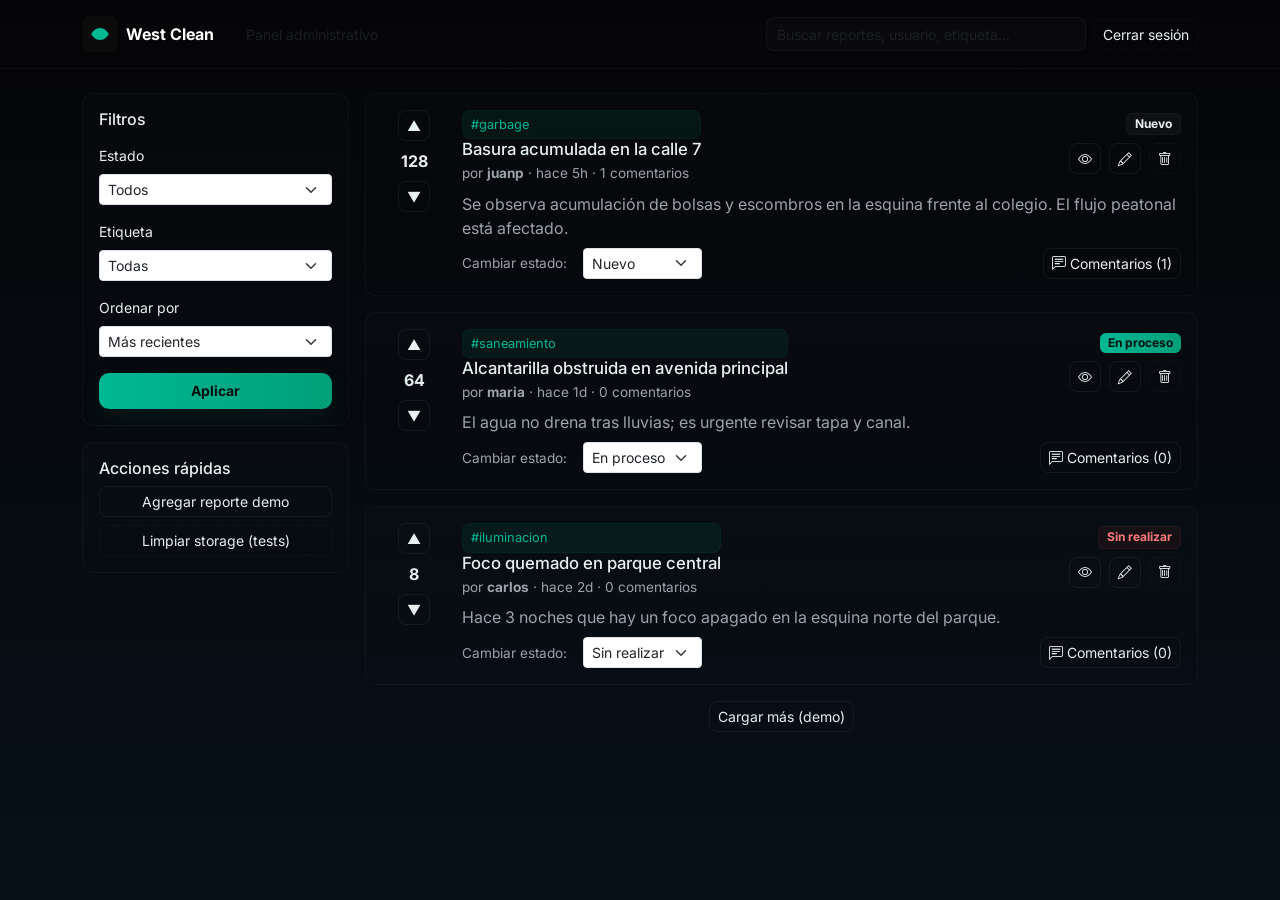
<file: frontend/pages/admin.html>
<!doctype html>
<html lang="es">
<head>
  <meta charset="utf-8" />
  <meta name="viewport" content="width=device-width,initial-scale=1" />
  <title>West Clean — Panel administrativo</title>

  <!-- Fuente -->
  <link href="https://fonts.googleapis.com/css2?family=Inter:wght@300;400;600;700;900&display=swap" rel="stylesheet">

  <!-- Bootstrap -->
  <link href="https://cdn.jsdelivr.net/npm/bootstrap@5.3.3/dist/css/bootstrap.min.css" rel="stylesheet">
  <link href="https://cdn.jsdelivr.net/npm/bootstrap-icons@1.11.3/font/bootstrap-icons.css" rel="stylesheet">

  <!-- Estilos -->
  <link rel="stylesheet" href="../css/admin.css">

  <meta name="theme-color" content="#0b0b0b">
</head>
<body class="wc-bg">

  <!-- Topbar -->
  <header class="wc-topbar py-3">
    <div class="container d-flex align-items-center justify-content-between">
      <div class="d-flex align-items-center gap-3">
        <a href="index.html" class="brand d-flex align-items-center gap-2">
          <svg width="36" height="36" viewBox="0 0 24 24" aria-hidden="true"><rect width="24" height="24" rx="5" fill="#0b0b0b"/><path d="M6 12c1.6-2 3-4 6-4s4.4 2 6 4c-1.6 2-3 4-6 4s-4.4-2-6-4z" fill="#00b894"/></svg>
          <strong class="text-white">West Clean</strong>
        </a>
        <div class="ms-3 text-muted small">Panel administrativo</div>
      </div>

      <div class="d-flex gap-2 align-items-center">
        <input id="adminSearch" class="form-control form-control-sm search-input" placeholder="Buscar reportes, usuario, etiqueta..." />
        <button id="logoutBtn" class="btn btn-sm btn-ghost-wc">Cerrar sesión</button>
      </div>
    </div>
  </header>

  <!-- Main -->
  <main class="container py-4">
    <div class="row g-3">

      <!-- Sidebar filters -->
      <aside class="col-12 col-lg-3">
        <div class="card wc-panel p-3">
          <h6 class="mb-3">Filtros</h6>

          <label class="form-label small">Estado</label>
          <select id="filterStatus" class="form-select form-select-sm mb-3">
            <option value="all">Todos</option>
            <option value="nuevo">Nuevo</option>
            <option value="en_proceso">En proceso</option>
            <option value="hecho">Hecho</option>
            <option value="sin_realizar">Sin realizar</option>
          </select>

          <label class="form-label small">Etiqueta</label>
          <select id="filterTag" class="form-select form-select-sm mb-3">
            <option value="all">Todas</option>
            <option value="garbage">#garbage</option>
            <option value="saneamiento">#saneamiento</option>
            <option value="mantenimiento">#mantenimiento</option>
            <option value="iluminacion">#iluminacion</option>
          </select>

          <label class="form-label small">Ordenar por</label>
          <select id="sortBy" class="form-select form-select-sm mb-3">
            <option value="recent">Más recientes</option>
            <option value="votes">Más votados</option>
            <option value="comments">Más comentados</option>
          </select>

          <div class="d-grid">
            <button id="applyFilters" class="btn btn-wc-primary btn-sm">Aplicar</button>
          </div>
        </div>

        <div class="mt-3 card wc-panel p-3">
          <h6 class="mb-2">Acciones rápidas</h6>
          <button id="createFake" class="btn btn-outline-wc btn-sm w-100 mb-2">Agregar reporte demo</button>
          <button id="clearAll" class="btn btn-ghost-wc btn-sm w-100">Limpiar storage (tests)</button>
        </div>
      </aside>

      <!-- Reports list -->
      <section class="col-12 col-lg-9">
        <div id="reportsWrap" class="d-grid gap-3"></div>

        <div class="text-center mt-3">
          <button id="loadMore" class="btn btn-outline-wc btn-sm">Cargar más (demo)</button>
        </div>
      </section>
    </div>
  </main>

  <!-- Edit / View Modal -->
  <div class="modal fade" id="reportModal" tabindex="-1" aria-hidden="true">
    <div class="modal-dialog modal-lg modal-dialog-centered modal-dialog-scrollable">
      <div class="modal-content bg-wc-panel border-0">
        <div class="modal-header">
          <h5 class="modal-title" id="modalTitle">Reporte</h5>
          <button type="button" class="btn-close btn-close-white" data-bs-dismiss="modal" aria-label="Cerrar"></button>
        </div>
        <div class="modal-body">
          <form id="editForm">
            <input type="hidden" id="editId" />
            <div class="mb-3">
              <label class="form-label">Título</label>
              <input id="editTitle" class="form-control form-control-wc" required />
            </div>
            <div class="mb-3">
              <label class="form-label">Descripción</label>
              <textarea id="editDesc" class="form-control form-control-wc" rows="4" required></textarea>
            </div>
            <div class="row g-2 mb-3">
              <div class="col">
                <label class="form-label">Etiqueta</label>
                <select id="editTag" class="form-select form-select-sm">
                  <option value="garbage">#garbage</option>
                  <option value="saneamiento">#saneamiento</option>
                  <option value="mantenimiento">#mantenimiento</option>
                  <option value="iluminacion">#iluminacion</option>
                </select>
              </div>
              <div class="col">
                <label class="form-label">Estado</label>
                <select id="editStatus" class="form-select form-select-sm">
                  <option value="nuevo">Nuevo</option>
                  <option value="en_proceso">En proceso</option>
                  <option value="hecho">Hecho</option>
                  <option value="sin_realizar">Sin realizar</option>
                </select>
              </div>
            </div>

            <div class="mb-3">
              <label class="form-label">Comentarios</label>
              <div id="commentsList" class="comments-list mb-2"></div>
              <div class="d-flex gap-2">
                <input id="newCommentInput" class="form-control form-control-sm" placeholder="Agregar comentario..." />
                <button id="addCommentBtn" class="btn btn-wc-primary btn-sm">Agregar</button>
              </div>
            </div>

            <div class="d-flex justify-content-end gap-2">
              <button type="button" class="btn btn-outline-wc" data-bs-dismiss="modal">Cerrar</button>
              <button type="submit" class="btn btn-wc-primary">Guardar cambios</button>
            </div>
          </form>
        </div>
      </div>
    </div>
  </div>

  <!-- Delete confirmation -->
  <div class="modal fade" id="confirmDeleteModal" tabindex="-1" aria-hidden="true">
    <div class="modal-dialog modal-sm modal-dialog-centered">
      <div class="modal-content bg-wc-panel border-0 p-3 text-center">
        <h6 class="mb-3">Eliminar reporte</h6>
        <p class="text-muted small mb-3">¿Estás seguro? Esta acción no se puede deshacer (en demo solo borra local).</p>
        <div class="d-flex gap-2 justify-content-center">
          <button id="cancelDelete" class="btn btn-outline-wc btn-sm" data-bs-dismiss="modal">Cancelar</button>
          <button id="confirmDelete" class="btn btn-wc-primary btn-sm">Eliminar</button>
        </div>
      </div>
    </div>
  </div>

  <!-- Bootstrap + script -->
  <script src="https://cdn.jsdelivr.net/npm/bootstrap@5.3.3/dist/js/bootstrap.bundle.min.js"></script>
  <script src="../js/admin.js" defer></script>
</body>
</html>
</file>
<file: frontend/css/admin.css>
/* admin.css - West Clean admin panel */

:root{
  --wc-green: #00b894;
  --wc-green-600: #009f78;
  --wc-dark: #0b0b0b;
  --wc-surface: #0f1726;
  --wc-muted: #9aa4aa;
  --wc-text: #e6f0ef;
}

/* Page background & tokens */
.wc-bg { background: linear-gradient(180deg,#050507,#071018); min-height:100vh; color:var(--wc-text); font-family: "Inter", system-ui, -apple-system, "Segoe UI", Roboto, "Helvetica Neue", Arial; }
.wc-topbar{ border-bottom:1px solid rgba(255,255,255,0.03); background:transparent; }
.brand { text-decoration:none; color:inherit; }

/* Panels */
.wc-panel { background: linear-gradient(180deg, rgba(255,255,255,0.01), rgba(255,255,255,0.005)); border-radius:12px; border:1px solid rgba(255,255,255,0.03); color:var(--wc-text); }
.form-control-wc { background: rgba(255,255,255,0.02); border:1px solid rgba(255,255,255,0.04); color:var(--wc-text); border-radius:10px; padding:.5rem .75rem; }
.form-control-wc::placeholder { color: rgba(255,255,255,0.35); }

/* Buttons */
.btn-wc-primary{ background: linear-gradient(90deg,var(--wc-green),var(--wc-green-600)); color:#071011; border:none; font-weight:700; border-radius:10px; padding:.45rem .75rem; box-shadow:0 8px 24px rgba(0,185,140,0.08); }
.btn-outline-wc { color:var(--wc-text); border:1px solid rgba(255,255,255,0.06); background:transparent; border-radius:8px; }
.btn-ghost-wc { background:transparent; border:1px dashed rgba(255,255,255,0.04); color:var(--wc-text); border-radius:8px; }

/* Search */
.search-input { width:320px; max-width:40vw; background: rgba(255,255,255,0.02); border:1px solid rgba(255,255,255,0.04); color:var(--wc-text); border-radius:8px; padding:.35rem .6rem; }

/* Report cards */
.report-card { display:flex; gap:1rem; align-items:flex-start; padding:1rem; border-radius:10px; border:1px solid rgba(255,255,255,0.03); background: linear-gradient(180deg, rgba(255,255,255,0.01), transparent); }
.report-meta { min-width:64px; display:flex; flex-direction:column; align-items:center; gap:.5rem; }
.vote { font-weight:700; color:var(--wc-text); }
.post-main { flex:1; }
.post-title { margin:0 0 .25rem 0; font-size:1.05rem; }
.post-desc { color:var(--wc-muted); margin-bottom:.5rem; }

/* Tag chips */
.tag-chip { background: rgba(0,184,140,0.08); color:var(--wc-green); padding:.25rem .5rem; border-radius:8px; font-size:.8rem; border:1px solid rgba(0,184,140,0.06); }

/* Status badge styles */
.badge-nuevo { background: rgba(255,255,255,0.035); color:var(--wc-text); border:1px solid rgba(255,255,255,0.03); }
.badge-en_proceso { background: linear-gradient(90deg,var(--wc-green),var(--wc-green-600)); color:#071011; }
.badge-hecho { background: rgba(50,200,150,0.12); color:var(--wc-green); border:1px solid rgba(0,120,70,0.06); }
.badge-sin_realizar { background: rgba(255,90,90,0.06); color:#ff7b7b; border:1px solid rgba(255,90,90,0.08); }

/* Small utilities */
.small-muted { color:var(--wc-muted); font-size:.85rem; }
.actions-group button { margin-left:.25rem; }

/* Comments list in modal */
.comments-list { max-height:200px; overflow:auto; border:1px solid rgba(255,255,255,0.03); padding:.5rem; border-radius:8px; background: rgba(255,255,255,0.01); }
.comment-item { border-bottom:1px solid rgba(255,255,255,0.02); padding:.5rem 0; }
.comment-meta { font-size:.8rem; color:var(--wc-muted); }

/* Responsive */
@media (max-width: 991px) {
  .search-input { width:160px; max-width:36vw; }
  .report-card { flex-direction:column; }
  .report-meta { flex-direction:row; gap:1rem; }
}
</file>
